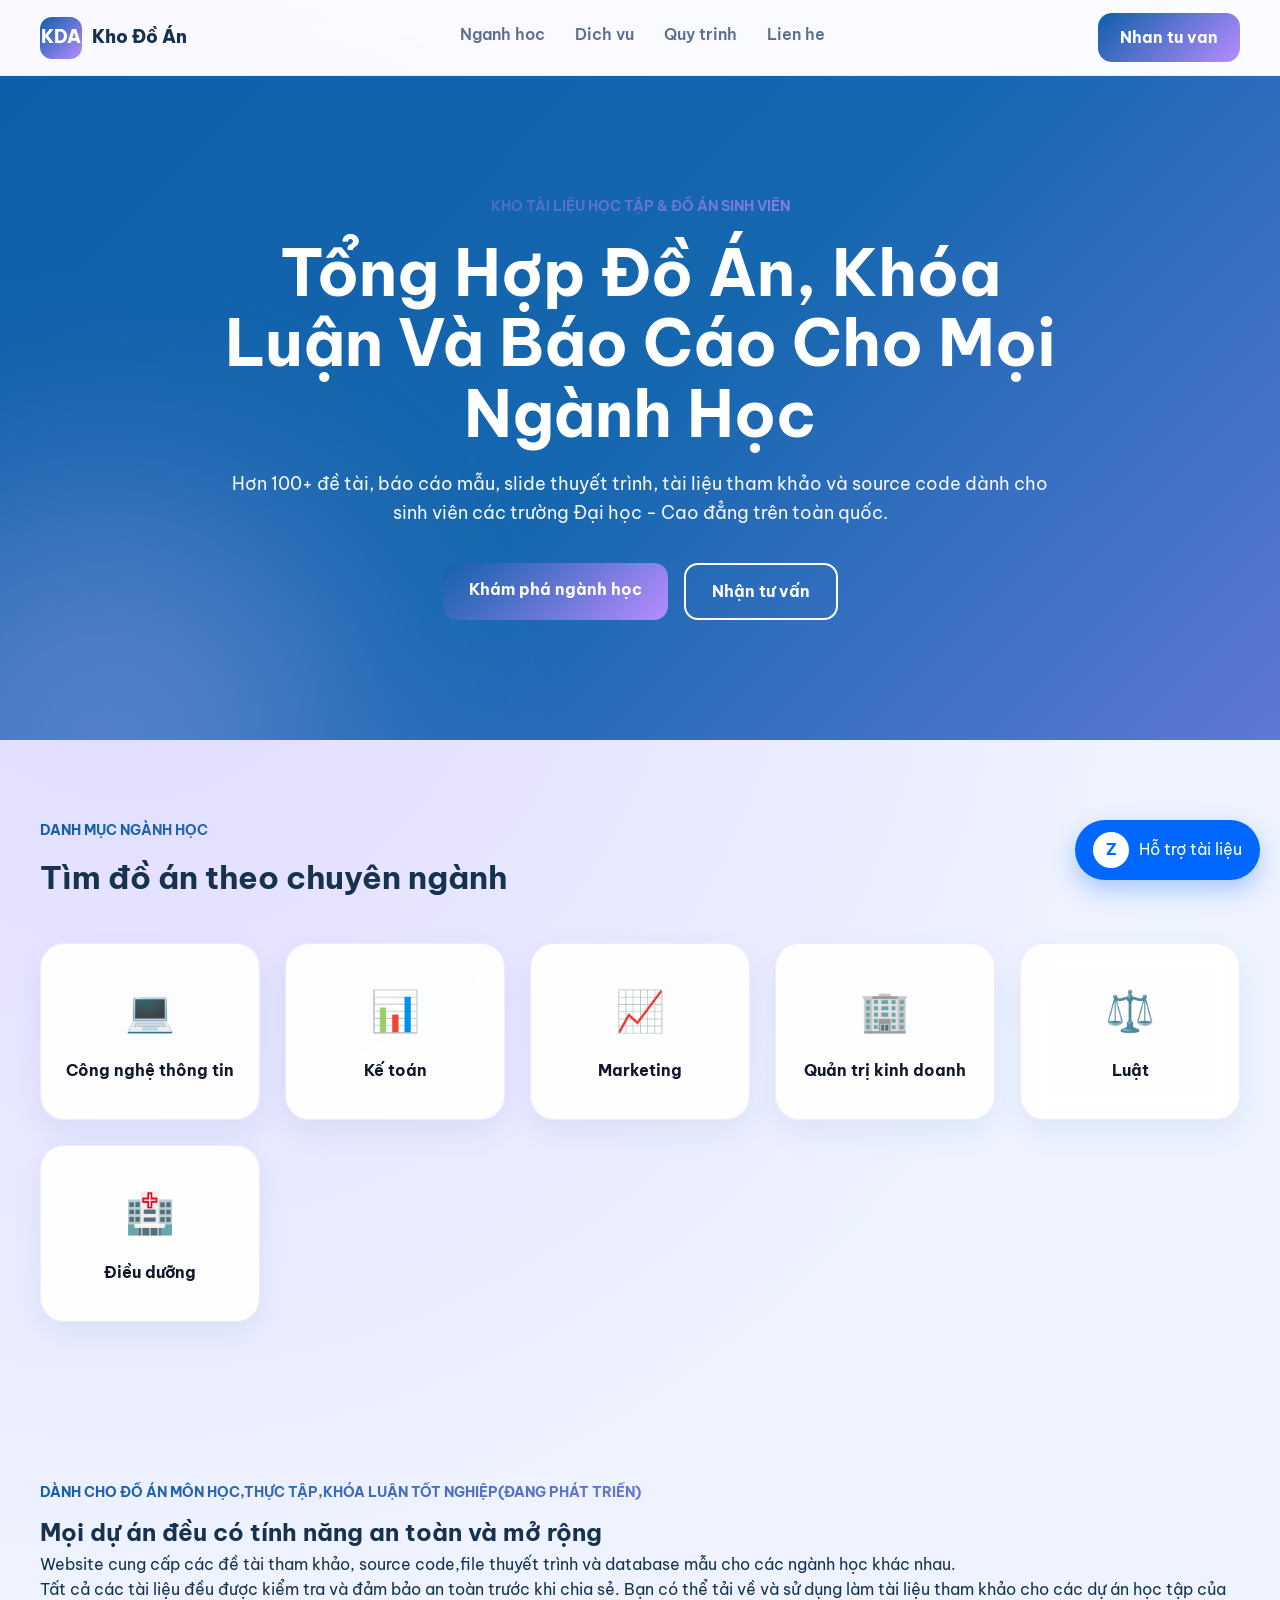
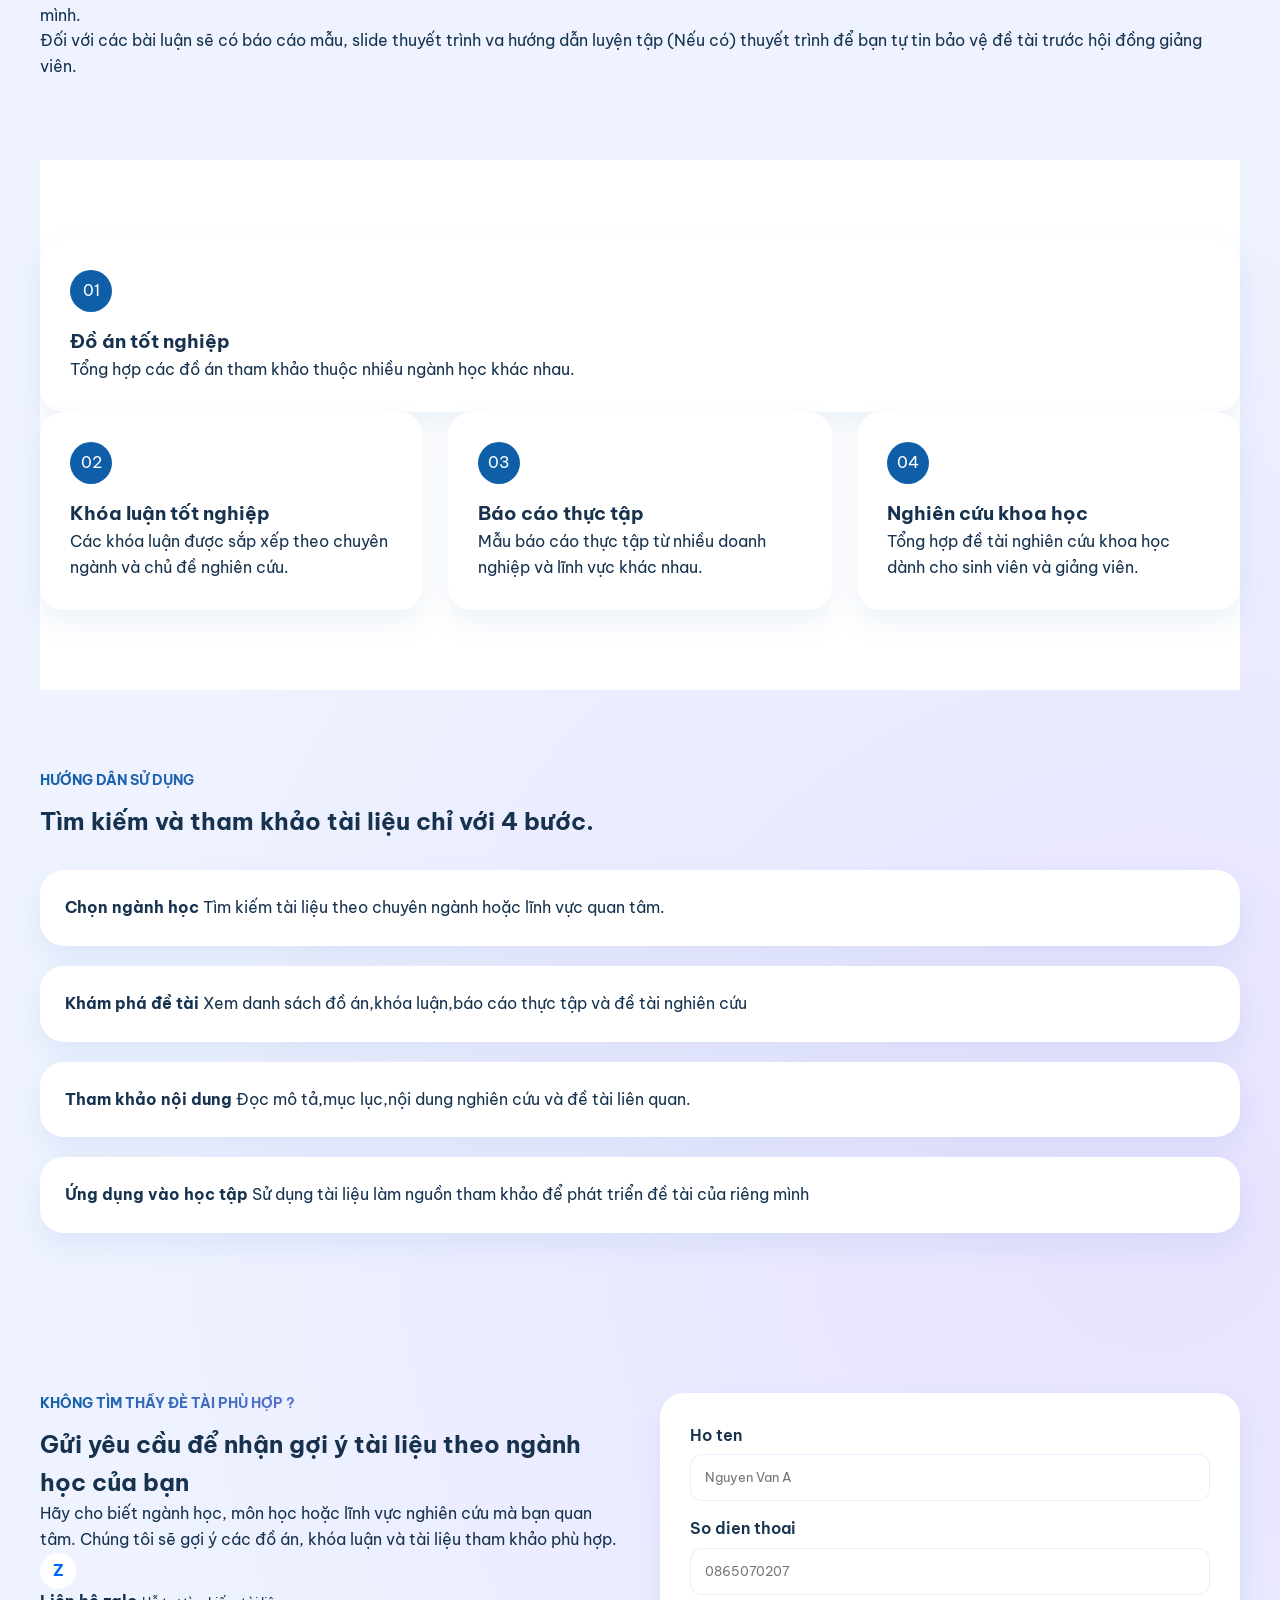
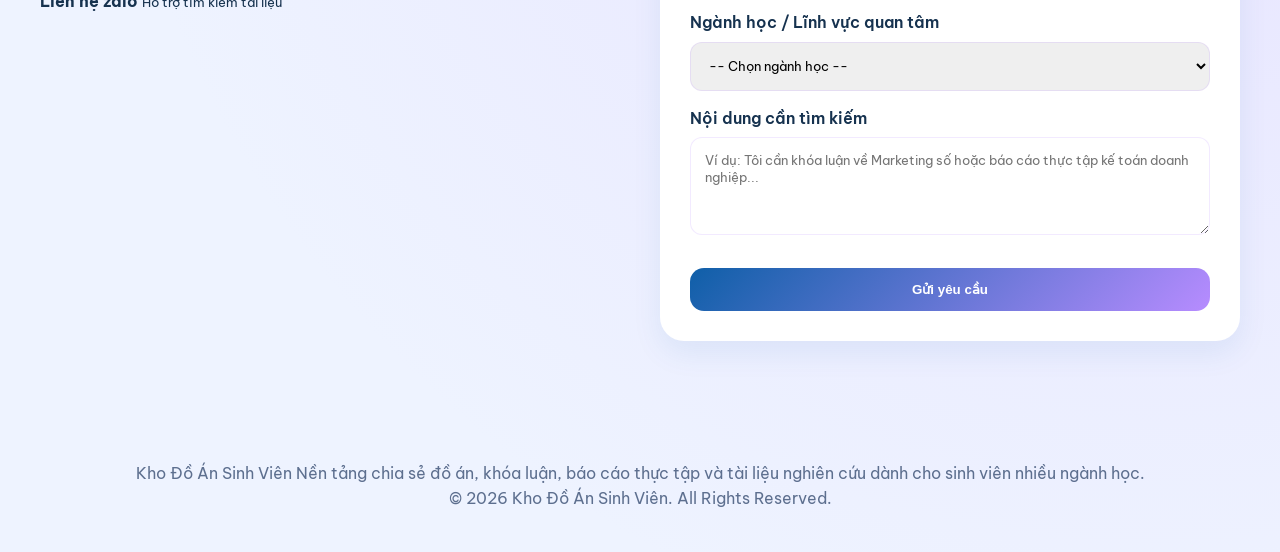
<file: index.html>
<!DOCTYPE html>
<html lang="vi">
<head>
    <meta charset="UTF-8">
    <meta name="viewport" content="width=device-width, initial-scale=1.0">
    <title>Kho Đồ Án Sinh Viên - Đồ Án, Khóa Luận, Báo Cáo Thực Tập Đa Ngành</title>
    <link rel="preconnect" href="https://fonts.googleapis.com">
    <link rel="preconnect" href="https://fonts.gstatic.com" crossorigin>
    <link href="https://fonts.googleapis.com/css2?family=Be+Vietnam+Pro:wght@400;500;600;700;800&display=swap" rel="stylesheet">
    <link rel="stylesheet" href="styles.css">
</head>
<body>
    <header class="site-header">
        <nav class="navbar" aria-label="Dieu huong chinh">
            <a class="brand" href="#top">
                <span class="brand-mark">KDA</span>
                <span>Kho Đồ Án</span>
            </a>
            <div class="nav-links">
                <a href="#majors">Nganh hoc</a>
                <a href="#services">Dich vu</a>
                <a href="#process">Quy trinh</a>
                <a href="#contact">Lien he</a>
            </div>
            <a class="nav-cta" href="#contact">Nhan tu van</a>
        </nav>
    </header>

    <main id="top">
        <section class="hero">
    <div class="hero-content">
        <p class="eyebrow">Kho tài liệu học tập & đồ án sinh viên</p>

        <h1>
            Tổng Hợp Đồ Án, Khóa Luận Và Báo Cáo
            Cho Mọi Ngành Học
        </h1>

        <p class="hero-copy">
            Hơn 100+ đề tài, báo cáo mẫu, slide thuyết trình,
            tài liệu tham khảo và source code dành cho sinh viên
            các trường Đại học - Cao đẳng trên toàn quốc.
        </p>

        <div class="hero-actions">
            <a href="#majors" class="btn primary">
                Khám phá ngành học
            </a>

            <a href="#contact" class="btn secondary">
                Nhận tư vấn
            </a>
        </div>
    </div>
</section>
<section class="section" id="majors">

    <div class="section-heading">
        <div>
            <p class="eyebrow">Danh mục ngành học</p>
            <h2>Tìm đồ án theo chuyên ngành</h2>
        </div>
    </div>

    <div class="major-grid">

        <a href="nganhduan/cntt.html" class="major-card">
            💻
            <h3>Công nghệ thông tin</h3>
        </a>

        <a href="nganhduan/ketoan.html" class="major-card">
            📊
            <h3>Kế toán</h3>
        </a>

        <a href="nganhduan/marketing.html" class="major-card">
            📈
            <h3>Marketing</h3>
        </a>

        <a href="nganhduan/qtkd.html" class="major-card">
            🏢
            <h3>Quản trị kinh doanh</h3>
        </a>

        <a href="nganhduan/luat.html" class="major-card">
            ⚖️
            <h3>Luật</h3>
        </a>

        <a href="nganhduan/dieuduong.html" class="major-card">
            🏥
            <h3>Điều dưỡng</h3>
        </a>

    </div>

</section>

        <section class="section intro">
            <div>
                <p class="eyebrow">Dành cho đồ án môn học,thực tập,khóa luận tốt nghiệp(đang phát triển)</p>
                <h2>Mọi dự án đều có tính năng an toàn và mở rộng</h2>
            </div>
            <p>
                Website cung cấp các đề tài tham khảo, source code,file thuyết trình và database mẫu cho các ngành học khác nhau.
                
            </p>
            <p>
                Tất cả các tài liệu đều được kiểm tra và đảm bảo an toàn trước khi chia sẻ. Bạn có thể tải về và sử dụng làm tài liệu tham khảo cho các dự án học tập của mình.
            </p>
            <p> 
                Đối với các bài luận sẽ có báo cáo mẫu, slide thuyết trình va hướng dẫn luyện tập (Nếu có) thuyết trình để bạn tự tin bảo vệ đề tài trước hội đồng giảng viên.
            </p>
        </section>

        <section class="section services" id="services">
            <div class="service-item">
    <span>01</span>
    <h3>Đồ án tốt nghiệp</h3>
    <p>Tổng hợp các đồ án tham khảo thuộc nhiều ngành học khác nhau.</p>
</div>
<div class="service-grid">

<div class="service-item">
    <span>02</span>
    <h3>Khóa luận tốt nghiệp</h3>
    <p>Các khóa luận được sắp xếp theo chuyên ngành và chủ đề nghiên cứu.</p>
</div>

<div class="service-item">
    <span>03</span>
    <h3>Báo cáo thực tập</h3>
    <p>Mẫu báo cáo thực tập từ nhiều doanh nghiệp và lĩnh vực khác nhau.</p>
</div>

<div class="service-item">
    <span>04</span>
    <h3>Nghiên cứu khoa học</h3>
    <p>Tổng hợp đề tài nghiên cứu khoa học dành cho sinh viên và giảng viên.</p>
</div>
</div>
        </section>

        <section class="section process" id="process">
            <div>
                <p class="eyebrow">Hướng dẫn sử dụng</p>
                <h2>Tìm kiếm và tham khảo tài liệu chỉ với 4 bước.</h2>
            </div>
            <ol class="steps">
                <li>
                    <strong>Chọn ngành học</strong>
                    <span>Tìm kiếm tài liệu theo chuyên ngành hoặc lĩnh vực quan tâm.</span>
                </li>
                <li>
                    <strong>Khám phá đề tài </strong>
                    <span>Xem danh sách đồ án,khóa luận,báo cáo thực tập và đề tài nghiên cứu</span>
                </li>
                <li>
                    <strong>Tham khảo nội dung</strong>
                    <span>Đọc mô tả,mục lục,nội dung nghiên cứu và đề tài liên quan.</span>
                </li>
                <li>
                    <strong>Ứng dụng vào học tập</strong>
                    <span>Sử dụng tài liệu làm nguồn tham khảo để phát triển đề tài của riêng mình</span>
                </li>
            </ol>
        </section>

        <section class="section contact" id="contact">
            <div class="contact-copy">
                <p class="eyebrow">Không tìm thấy đè tài phù hợp ?</p>
                <h2>Gửi yêu cầu để nhận gợi ý tài liệu theo ngành học của bạn</h2>
                <p>
                    Hãy cho biết ngành học, môn học hoặc lĩnh vực nghiên cứu
                    mà bạn quan tâm. Chúng tôi sẽ gợi ý các đồ án, khóa luận
                    và tài liệu tham khảo phù hợp.
                </p>
                <a class="zalo-inline" href="https://zalo.me/0865070207" target="_blank" rel="noopener">
                    <span class="zalo-icon" aria-hidden="true">Z</span>
                    <span>
                        <strong>Liên hệ zalo</strong>
                        <small>Hỗ trợ tìm kiếm tài liệu</small>
                    </span>
                </a>
            </div>
            <form class="contact-form" action="save_contact.php" method="POST">
                <label>
                    Ho ten
                    <input type="text" name="full_name" placeholder="Nguyen Van A" required>
                </label>
                <label>
                    So dien thoai
                    <input type="tel" name="phone" placeholder="0865070207" required>
                </label>
                <label>
                    Ngành học / Lĩnh vực quan tâm
                    <select name="major" required>
                        <option value="">-- Chọn ngành học --</option>
                        <option value="Công nghệ thông tin">Công nghệ thông tin</option>
                        <option value="Marketing">Marketing</option>
                        <option value="Kế toán">Kế toán</option>
                        <option value="Tài chính - ngân hàng">Tài chính - ngân hàng</option>
                    </select>
                </label>
                <label>
                    Nội dung cần tìm kiếm
                    <textarea rows="4" name="message" placeholder="Ví dụ: Tôi cần khóa luận về Marketing số hoặc báo cáo thực tập kế toán doanh nghiệp..." required></textarea>
                </label>
                <button class="btn primary" type="submit">Gửi yêu cầu</button>
            </form>
        </section>
    </main>

    <footer class="footer">
        <span>Kho Đồ Án Sinh Viên</span>
        <span>Nền tảng chia sẻ đồ án, khóa luận, báo cáo thực tập
        và tài liệu nghiên cứu dành cho sinh viên nhiều ngành học.</span>
        <p>
        © 2026 Kho Đồ Án Sinh Viên. All Rights Reserved.
    </p>
    </footer>

    <a class="zalo-float"
   href="https://zalo.me/0865070207"
   target="_blank"
   rel="noopener"
   aria-label="Liên hệ hỗ trợ">

    <span class="zalo-icon">Z</span>
    <span>Hỗ trợ tài liệu</span>

</a>
    <script src="script.js"></script>
</body>
</html>
</file>
<file: styles.css>
:root{
    --primary:#0f5fa8;
    --primary-dark:#0a4f8f;
    --secondary:#b78cff;

    --bg:#eef3ff;
    --surface:#ffffff;

    --text:#16324f;
    --muted:#5d6f8f;

    --border:rgba(183,140,255,.18);

    --shadow:
        0 12px 30px rgba(15,95,168,.08);

    --radius:24px;
}

*{
    margin:0;
    padding:0;
    box-sizing:border-box;
}

html{
    scroll-behavior:smooth;
}
body{
    font-family:"Be Vietnam Pro",sans-serif;

    background:
        radial-gradient(
            circle at 10% 15%,
            rgba(183,140,255,.25),
            transparent 30%
        ),

        radial-gradient(
            circle at 90% 75%,
            rgba(216,195,255,.35),
            transparent 35%
        ),

        #eef3ff;

    color:var(--text);
    line-height:1.6;
    overflow-x:hidden;
}
a{
    text-decoration:none;
    color:inherit;
}

img{
    width:100%;
    display:block;
}

.section{
    width:min(1200px,calc(100% - 32px));
    margin:auto;
    padding:80px 0;
}

/* HEADER */

.site-header{
    position:sticky;
    top:0;
    z-index:1000;

    background:rgba(255,255,255,.75);

    backdrop-filter:blur(18px);

    border-bottom:1px solid rgba(183,140,255,.15);
}

.navbar{
    width:min(1200px,calc(100% - 32px));
    margin:auto;
    height:75px;
    display:flex;
    justify-content:space-between;
    align-items:center;
}

.brand{
    display:flex;
    align-items:center;
    gap:10px;
    font-weight:800;
    font-size:1.1rem;
}

.brand-mark{
    width:42px;
    height:42px;
    border-radius:12px;
    background:linear-gradient(135deg,var(--primary),var(--secondary));
    color:white;
    display:flex;
    justify-content:center;
    align-items:center;
}

.nav-links{
    display:flex;
    gap:30px;
}

.nav-links a{
    font-weight:600;
    color:var(--muted);
}

.nav-links a:hover{
    color:var(--primary);
}

.nav-cta{
    background:
        linear-gradient(
            135deg,
            #0f5fa8,
            #b78cff
        );

    color:white;

    padding:12px 22px;

    border-radius:14px;

    font-weight:700;
}
/* HERO */

.hero{
    position:relative;

    background:
        linear-gradient(
            135deg,
            #0f5fa8,
            #1567af,
            #5e78d6
        );

    color:white;
    text-align:center;
    padding:120px 20px;
    overflow:hidden;
}
.hero::before{
    content:"";

    position:absolute;

    width:500px;
    height:500px;

    left:-150px;
    bottom:-250px;

    background:#d7b8ff;

    border-radius:50%;

    filter:blur(120px);

    opacity:.35;
}

.hero-content{
    max-width:850px;
    margin:auto;
}

.hero h1{
    font-size:clamp(2.5rem,5vw,4.8rem);
    line-height:1.1;
    margin:20px 0;
}

.hero-copy{
    font-size:1.15rem;
    opacity:.95;
    margin-bottom:35px;
}

.hero-actions{
    display:flex;
    justify-content:center;
    gap:16px;
    flex-wrap:wrap;
}

.btn{
    padding:14px 26px;
    border-radius:14px;
    font-weight:700;
    transition:.3s;
}

.btn.primary{
    background:
        linear-gradient(
            135deg,
            #0f5fa8,
            #b78cff
        );

    color:white;
}

.btn.secondary{
    border:2px solid white;
    color:white;
}

.btn:hover{
    transform:translateY(-3px);
}

/* TITLES */

.eyebrow{
    background:
        linear-gradient(
            135deg,
            #0f5fa8,
            #b78cff
        );

    -webkit-background-clip:text;
    -webkit-text-fill-color:transparent;

    font-weight:700;
    text-transform:uppercase;
    font-size:.85rem;

    margin-bottom:10px;
}

.section-heading{
    margin-bottom:40px;
}

.section-heading h2{
    font-size:2rem;
}

/* MAJORS */
.major-grid{
    display:grid;
    grid-template-columns:repeat(auto-fit,minmax(220px,1fr));
    gap:25px;
}

.major-card{
    background:rgba(255,255,255,.92);

    backdrop-filter:blur(12px);

    border-radius:24px;

    padding:35px 20px;

    text-align:center;

    border:1px solid rgba(183,140,255,.18);

    box-shadow:
        0 12px 30px rgba(15,95,168,.08);

    transition:.35s;

    font-size:2.5rem;

    cursor:pointer;
}

.major-card h3{
    margin-top:15px;
    font-size:1rem;
    color:#0f172a;
    font-weight:700;
}

.major-card:hover{

    transform:
        translateY(-10px)
        scale(1.03);

    border-color:#b78cff;

    box-shadow:
        0 20px 40px rgba(183,140,255,.20),

        0 0 25px rgba(183,140,255,.12);
}

.major-card:active{
    transform:translateY(-4px);
}
/* FILTERS */

.filters{
    display:flex;
    flex-wrap:wrap;
    gap:10px;
    margin-top:20px;
}

.filters button{
    border:none;
    background:white;
    border:1px solid var(--border);
    padding:12px 18px;
    border-radius:999px;
    cursor:pointer;
    font-weight:600;
}

.filters button.active{
    background:var(--primary);
    color:white;
}

/* PROJECTS */

.project-grid{
    display:grid;
    grid-template-columns:repeat(auto-fit,minmax(320px,1fr));
    gap:25px;
    margin-top:30px;
}

.project-card{
    background:rgba(255,255,255,.95);

    border:1px solid rgba(183,140,255,.12);

    border-radius:24px;

    overflow:hidden;

    box-shadow:
        0 12px 30px rgba(15,95,168,.08);

    transition:.35s;
}

.project-card:hover{

    transform:translateY(-10px);

    box-shadow:
        0 20px 40px rgba(183,140,255,.18);
}

.project-card img{
    height:220px;
    object-fit:cover;
}

.card-body{
    padding:24px;
}

.tag{
    display:inline-block;
    background:#dbeafe;
    color:var(--primary);
    padding:6px 12px;
    border-radius:999px;
    font-size:.8rem;
    font-weight:700;
    margin-bottom:15px;
}

.card-body h3{
    margin-bottom:10px;
}

.card-body p{
    color:var(--muted);
}

.meta{
    display:flex;
    gap:10px;
    margin-top:18px;
}

.meta span{
    background:#eff6ff;
    padding:6px 12px;
    border-radius:999px;
    font-size:.8rem;
}

/* SERVICES */

.services{
    background:white;
}

.service-grid{
    display:grid;
    grid-template-columns:repeat(auto-fit,minmax(250px,1fr));
    gap:25px;
}

.service-item{
    background:white;
    border-radius:var(--radius);
    padding:30px;
    box-shadow:var(--shadow);
}

.service-item span{
    display:inline-flex;
    width:42px;
    height:42px;
    justify-content:center;
    align-items:center;
    border-radius:50%;
    background:var(--primary);
    color:white;
    margin-bottom:15px;
}

/* PROCESS */

.steps{
    display:grid;
    gap:20px;
    list-style:none;
    margin-top:30px;
}

.steps li{
    background:white;
    padding:25px;
    border-radius:var(--radius);
    box-shadow:var(--shadow);
}

/* CONTACT */

.contact{
    display:grid;
    grid-template-columns:1fr 1fr;
    gap:40px;
}

.contact-form{
    background:white;
    padding:30px;
    border-radius:var(--radius);
    box-shadow:var(--shadow);
}

.contact-form label{
    display:block;
    margin-bottom:15px;
    font-weight:600;
}

input,
select,
textarea{
    width:100%;
    margin-top:6px;
    padding:14px;
    border:1px solid var(--border);
    border-radius:12px;
    font-family:inherit;
}

textarea{
    resize:vertical;
}

.contact-form button{
    width:100%;
    border:none;
    margin-top:10px;
}

/* ZALO */

.zalo-float{
    position:fixed;
    right:20px;
    bottom:20px;
    background:#0068ff;
    color:white;
    padding:12px 18px;
    border-radius:999px;
    display:flex;
    align-items:center;
    gap:10px;
    box-shadow:0 10px 25px rgba(0,104,255,.3);
}

.zalo-icon{
    width:36px;
    height:36px;
    background:white;
    color:#0068ff;
    border-radius:50%;
    display:flex;
    justify-content:center;
    align-items:center;
    font-weight:700;
}

/* FOOTER */

.footer{
    text-align:center;
    padding:40px 20px;
    color:var(--muted);
}

/* MOBILE */

@media(max-width:768px){

    .nav-links{
        display:none;
    }

    .contact{
        grid-template-columns:1fr;
    }

    .hero{
        padding:90px 20px;
    }

    .hero h1{
        font-size:2.2rem;
    }

    .project-grid{
        grid-template-columns:1fr;
    }

}
.project-actions{
    display:flex;
    gap:10px;
    flex-wrap:wrap;
    margin-top:20px;
}

.action-btn{
    flex:1;
    min-width:110px;
    text-align:center;
    padding:10px;
    border-radius:12px;
    font-size:.85rem;
    font-weight:600;
    transition:.3s;
}

.code-btn{
    background:#2563eb;
    color:#fff;
}

.doc-btn{
    background:#10b981;
    color:#fff;
}

.slide-btn{
    background:#f59e0b;
    color:#fff;
}

.action-btn:hover{
    transform:translateY(-3px);
}
.admin-actions{
    display:flex;
    gap:12px;
    margin-top:15px;
}

.btn.danger{
    background:#dc2626;
    color:#fff;
}

.btn.danger:hover{
    background:#b91c1c;
}
.nav-links a{
    position:relative;
    font-weight:600;
    color:var(--muted);
    padding-bottom:6px;
    transition:.3s;
}

.nav-links a::after{
    content:"";
    position:absolute;

    left:50%;
    bottom:0;

    width:0;
    height:3px;

    background:linear-gradient(
        90deg,
        #0f5fa8,
        #b78cff
    );

    border-radius:999px;

    transform:translateX(-50%);
    transition:.3s ease;
}

.nav-links a:hover{
    color:var(--primary);
}

.nav-links a:hover::after{
    width:100%;
}
</file>
